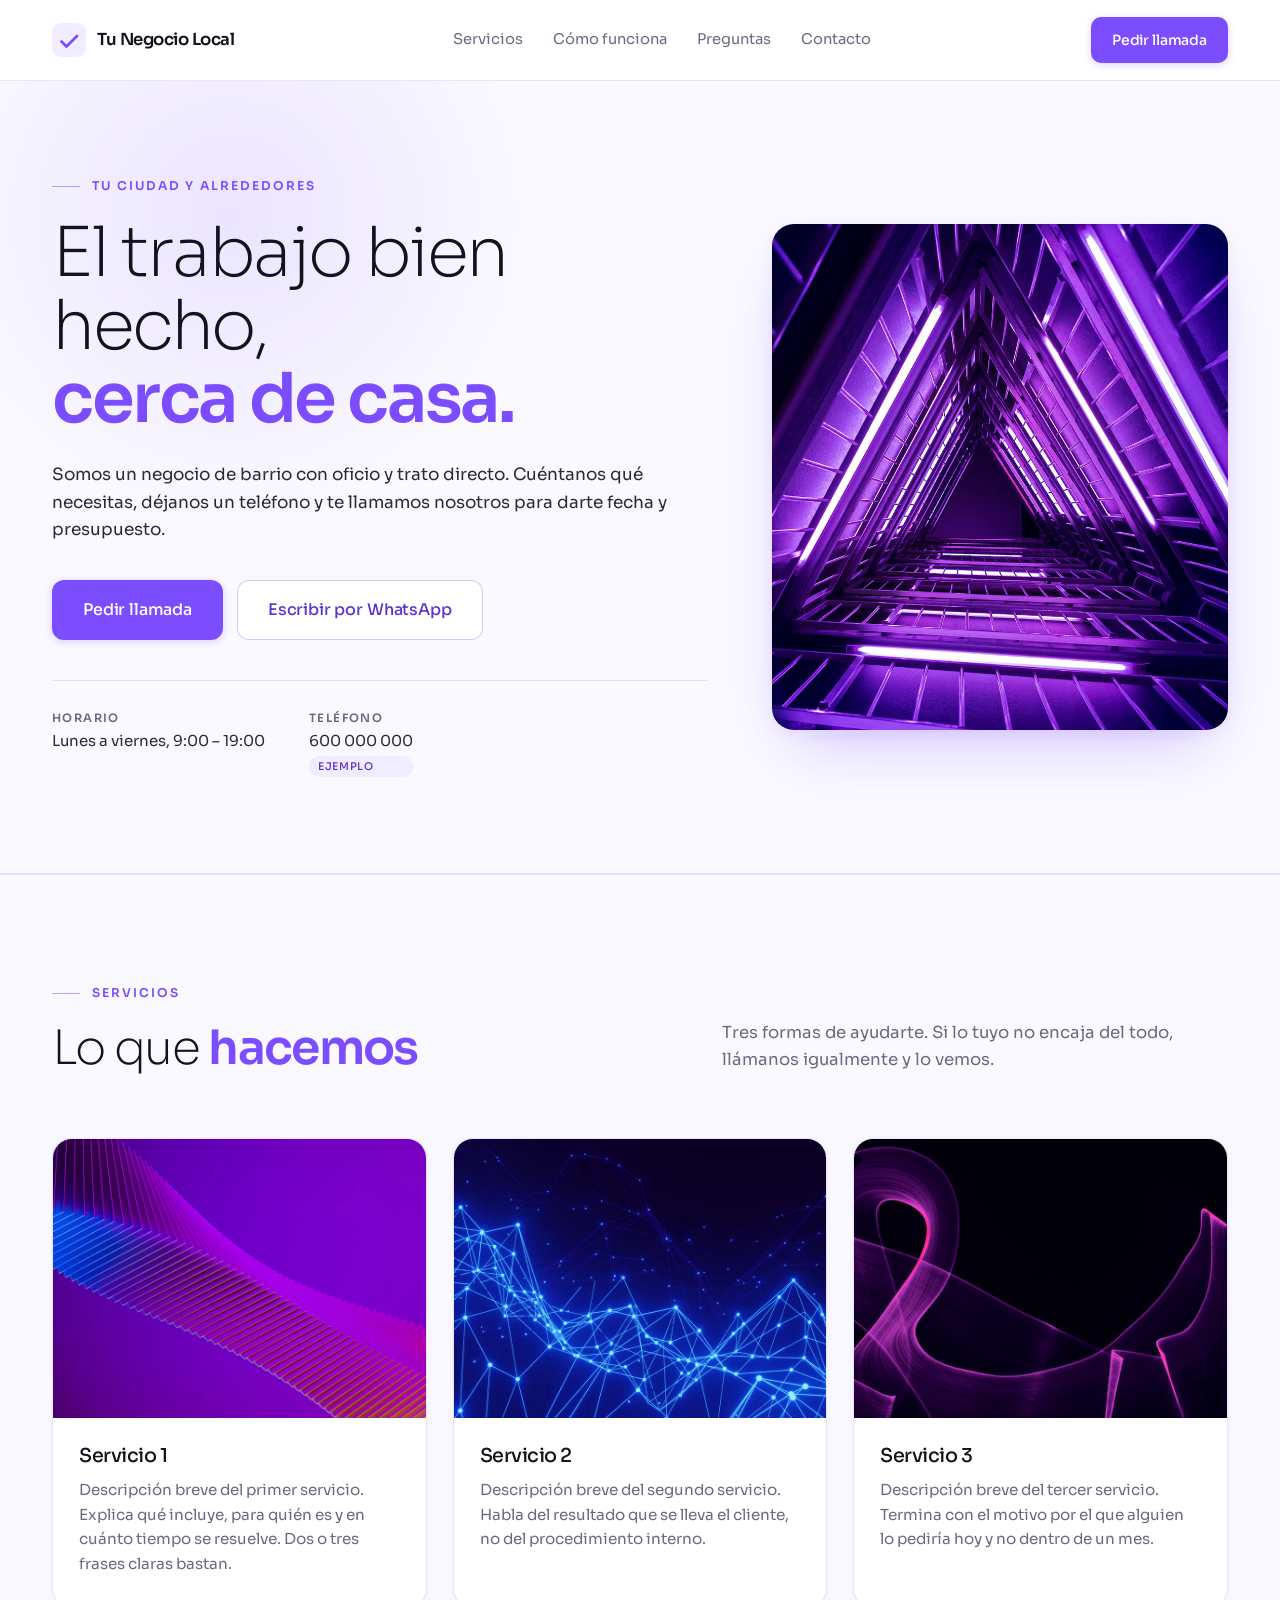
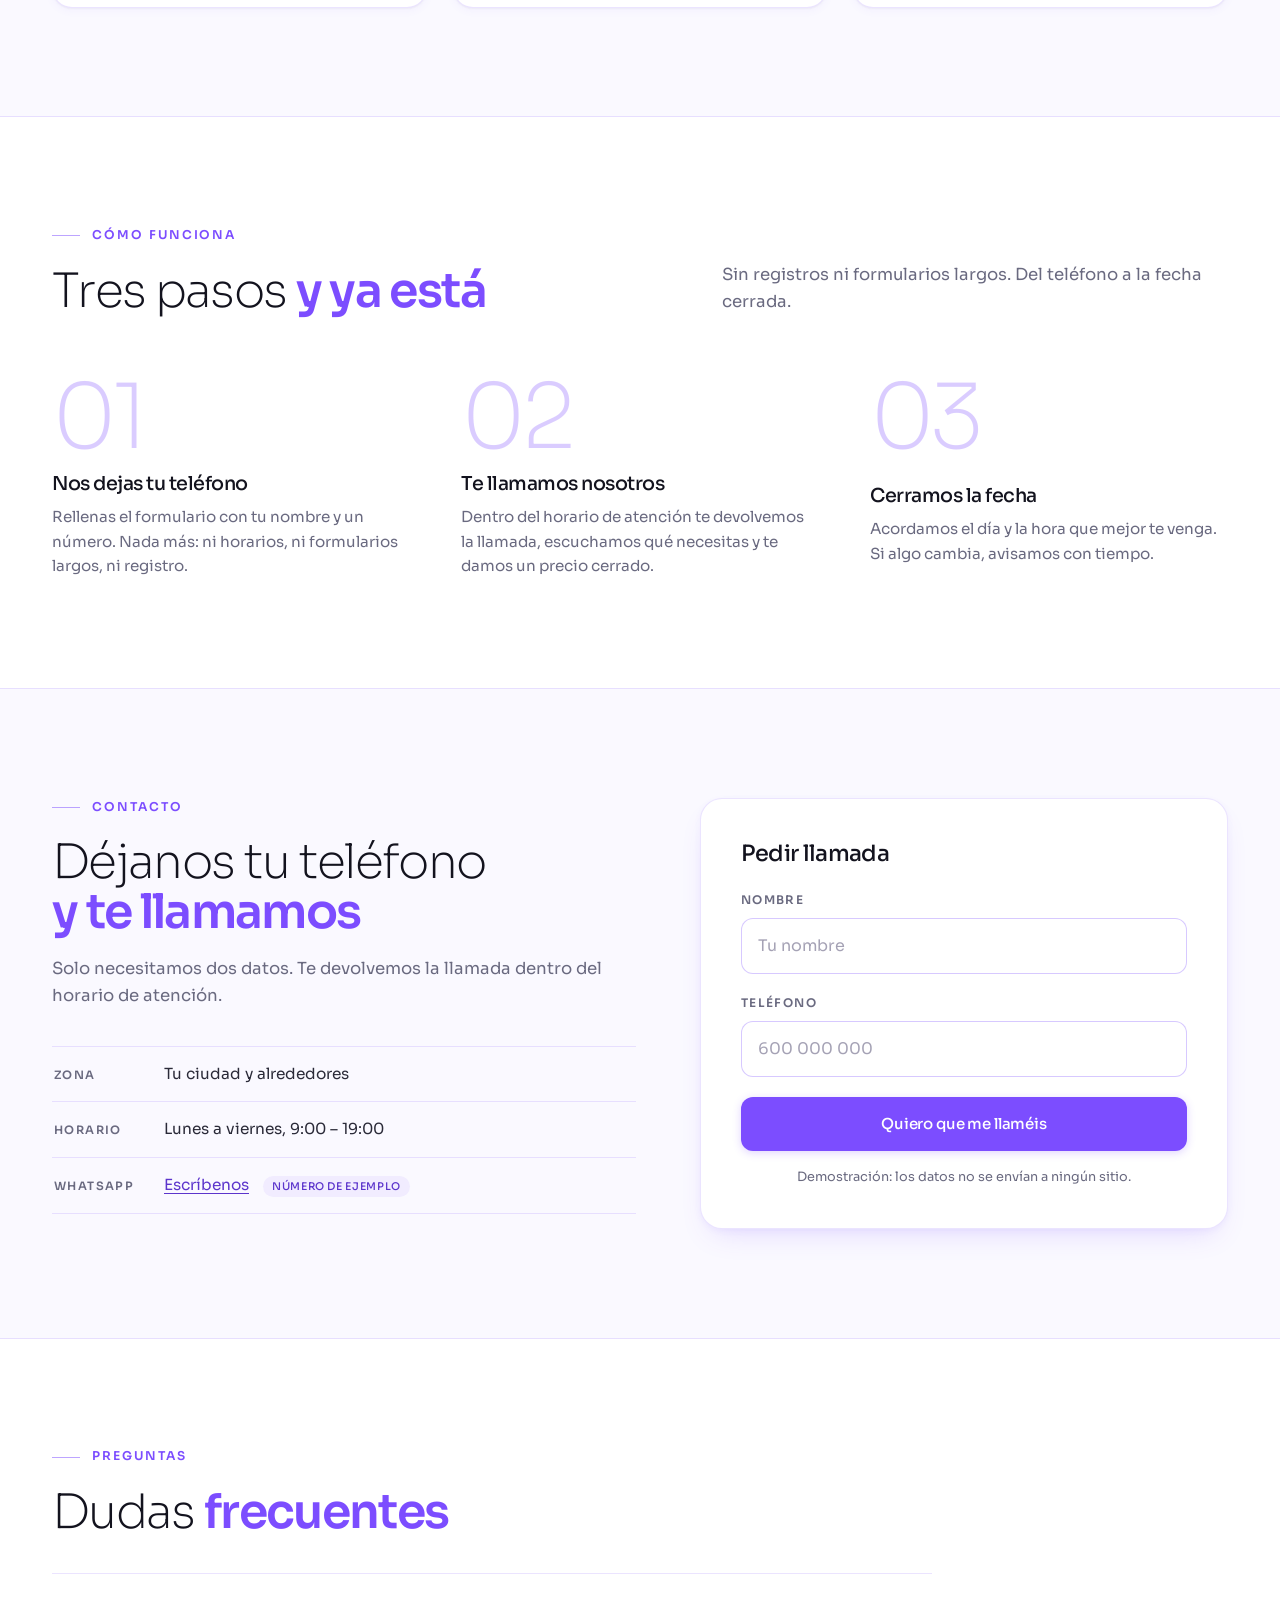
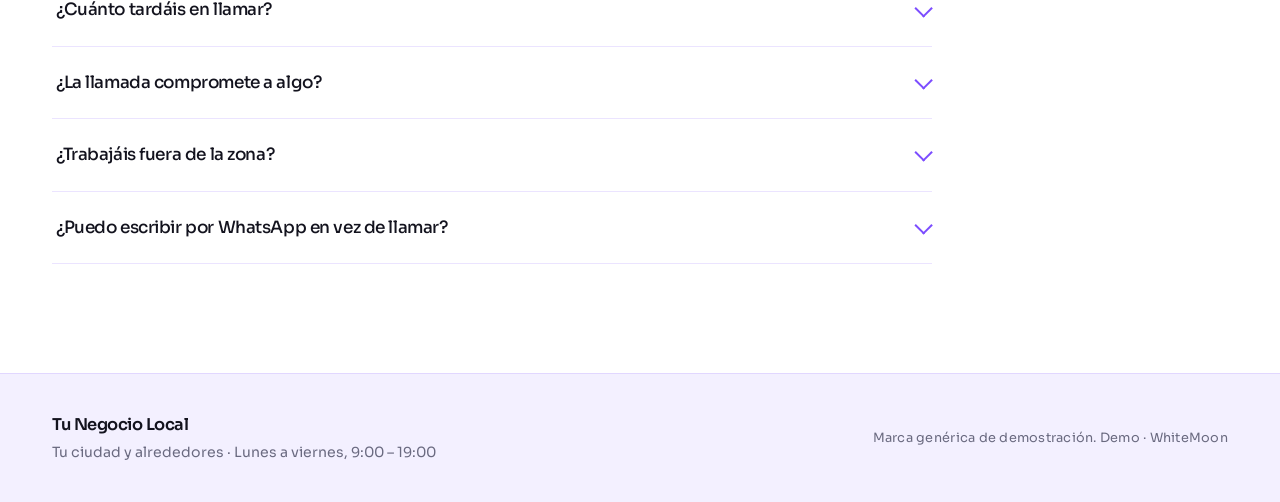
<file: index.html>
<!doctype html>
<html lang="es">
<head>
<meta charset="utf-8">
<meta name="viewport" content="width=device-width, initial-scale=1">
<meta name="robots" content="noindex, nofollow, noarchive, nosnippet">
<meta name="googlebot" content="noindex, nofollow">
<title>Tu Negocio Local</title>
<meta name="description" content="Demostración de landing para negocio local. Datos ficticios.">
<link rel="icon" href="data:image/svg+xml,%3Csvg xmlns='http://www.w3.org/2000/svg' viewBox='0 0 32 32'%3E%3Crect width='32' height='32' rx='8' fill='%23f1ecff'/%3E%3Cpath d='M9 17.5l4.5 4.5L23 12' fill='none' stroke='%237c4dff' stroke-width='2.8' stroke-linecap='round' stroke-linejoin='round'/%3E%3C/svg%3E">
<link rel="preconnect" href="https://fonts.googleapis.com">
<link rel="preconnect" href="https://fonts.gstatic.com" crossorigin>
<link href="https://fonts.googleapis.com/css2?family=Sora:wght@200;300;400;500;600;700&display=swap" rel="stylesheet">
<link rel="stylesheet" href="assets/styles.css">
</head>
<body>

<a class="skip" href="#contacto">Saltar al formulario</a>

<!-- ============ NAV ============ -->
<header class="nav" id="nav">
  <div class="wrap nav__inner">
    <a class="brand" href="#top">
      <span class="brand__mark" aria-hidden="true">
        <svg viewBox="0 0 34 34" width="34" height="34"><rect width="34" height="34" rx="9" fill="#f1ecff"/><path d="M9.5 18.5l5 5L25 13" fill="none" stroke="#7c4dff" stroke-width="2.8" stroke-linecap="round" stroke-linejoin="round"/></svg>
      </span>
      <span class="brand__name" data-brand-name>Tu Negocio Local</span>
    </a>

    <nav class="nav__links" aria-label="Secciones">
      <a href="#servicios">Servicios</a>
      <a href="#como">Cómo funciona</a>
      <a href="#faq">Preguntas</a>
      <a href="#contacto">Contacto</a>
    </nav>

    <a class="btn btn--solid btn--sm nav__cta" href="#contacto">Pedir llamada</a>
  </div>
</header>

<main id="top">

  <!-- ============ HERO ============ -->
  <section class="hero">
    <div class="wrap hero__grid">
      <div class="hero__text">
        <p class="eyebrow"><span class="eyebrow__rule"></span><span data-zone>Tu ciudad y alrededores</span></p>
        <h1>
          El trabajo bien hecho,
          <span class="accent">cerca de casa.</span>
        </h1>
        <p class="hero__desc">
          Somos un negocio de barrio con oficio y trato directo. Cuéntanos qué necesitas,
          déjanos un teléfono y te llamamos nosotros para darte fecha y presupuesto.
        </p>
        <div class="hero__actions">
          <a class="btn btn--solid btn--lg" href="#contacto">Pedir llamada</a>
          <a class="btn btn--ghost btn--lg" href="https://wa.me/34600000000?text=Hola%2C%20quiero%20informaci%C3%B3n" target="_blank" rel="noopener" data-wa>
            Escribir por WhatsApp
          </a>
        </div>
        <ul class="hero__meta">
          <li><strong>Horario</strong><span data-hours>Lunes a viernes, 9:00 – 19:00</span></li>
          <li><strong>Teléfono</strong><span data-phone>600 000 000</span> <span class="tag">ejemplo</span></li>
        </ul>
      </div>

      <figure class="hero__figure">
        <picture>
          <source srcset="assets/img/hero.webp" type="image/webp">
          <img src="assets/img/hero.jpg" width="900" height="1000"
               alt="Estructura de vigas iluminada por tubos de neón violeta que forma un túnel triangular en perspectiva"
               loading="eager" fetchpriority="high" decoding="async">
        </picture>
      </figure>
    </div>
  </section>

  <!-- ============ SERVICIOS ============ -->
  <section class="section section--soft" id="servicios">
    <div class="wrap">
      <header class="section__head">
        <div>
          <p class="eyebrow"><span class="eyebrow__rule"></span>Servicios</p>
          <h2>Lo que <em>hacemos</em></h2>
        </div>
        <p class="section__lead">Tres formas de ayudarte. Si lo tuyo no encaja del todo, llámanos igualmente y lo vemos.</p>
      </header>

      <div class="cards">
        <article class="card" data-reveal style="--i:0">
          <figure class="card__media">
            <picture>
              <source srcset="assets/img/servicio-1.webp" type="image/webp">
              <img src="assets/img/servicio-1.jpg" width="800" height="600"
                   alt="Onda abstracta de finas líneas azules y violetas sobre un fondo morado degradado"
                   loading="lazy" decoding="async">
            </picture>
          </figure>
          <div class="card__body">
            <h3 data-svc="1">Servicio 1</h3>
            <p>Descripción breve del primer servicio. Explica qué incluye, para quién es y en cuánto tiempo se resuelve. Dos o tres frases claras bastan.</p>
          </div>
        </article>

        <article class="card" data-reveal style="--i:1">
          <figure class="card__media">
            <picture>
              <source srcset="assets/img/servicio-2.webp" type="image/webp">
              <img src="assets/img/servicio-2.jpg" width="800" height="600"
                   alt="Malla tridimensional de nodos y conexiones luminosas sobre fondo azul oscuro"
                   loading="lazy" decoding="async">
            </picture>
          </figure>
          <div class="card__body">
            <h3 data-svc="2">Servicio 2</h3>
            <p>Descripción breve del segundo servicio. Habla del resultado que se lleva el cliente, no del procedimiento interno.</p>
          </div>
        </article>

        <article class="card" data-reveal style="--i:2">
          <figure class="card__media">
            <picture>
              <source srcset="assets/img/servicio-3.webp" type="image/webp">
              <img src="assets/img/servicio-3.jpg" width="800" height="600"
                   alt="Trazos curvos de luz violeta formando una figura abstracta sobre fondo negro"
                   loading="lazy" decoding="async">
            </picture>
          </figure>
          <div class="card__body">
            <h3 data-svc="3">Servicio 3</h3>
            <p>Descripción breve del tercer servicio. Termina con el motivo por el que alguien lo pediría hoy y no dentro de un mes.</p>
          </div>
        </article>
      </div>
    </div>
  </section>

  <!-- ============ CÓMO FUNCIONA ============ -->
  <section class="section" id="como">
    <div class="wrap">
      <header class="section__head">
        <div>
          <p class="eyebrow"><span class="eyebrow__rule"></span>Cómo funciona</p>
          <h2>Tres pasos <em>y ya está</em></h2>
        </div>
        <p class="section__lead">Sin registros ni formularios largos. Del teléfono a la fecha cerrada.</p>
      </header>

      <ol class="steps">
        <li class="step" data-reveal style="--i:0">
          <span class="step__num">01</span>
          <div>
            <h3>Nos dejas tu teléfono</h3>
            <p>Rellenas el formulario con tu nombre y un número. Nada más: ni horarios, ni formularios largos, ni registro.</p>
          </div>
        </li>
        <li class="step" data-reveal style="--i:1">
          <span class="step__num">02</span>
          <div>
            <h3>Te llamamos nosotros</h3>
            <p>Dentro del horario de atención te devolvemos la llamada, escuchamos qué necesitas y te damos un precio cerrado.</p>
          </div>
        </li>
        <li class="step" data-reveal style="--i:2">
          <span class="step__num">03</span>
          <div>
            <h3>Cerramos la fecha</h3>
            <p>Acordamos el día y la hora que mejor te venga. Si algo cambia, avisamos con tiempo.</p>
          </div>
        </li>
      </ol>
    </div>
  </section>

  <!-- ============ CONTACTO / FORMULARIO ============ -->
  <section class="section section--soft" id="contacto">
    <div class="wrap contacto">
      <div class="contacto__text">
        <p class="eyebrow"><span class="eyebrow__rule"></span>Contacto</p>
        <h2>Déjanos tu teléfono<br><em>y te llamamos</em></h2>
        <p class="section__lead">Solo necesitamos dos datos. Te devolvemos la llamada dentro del horario de atención.</p>
        <ul class="contacto__meta">
          <li><strong>Zona</strong><span data-zone>Tu ciudad y alrededores</span></li>
          <li><strong>Horario</strong><span data-hours>Lunes a viernes, 9:00 – 19:00</span></li>
          <li><strong>WhatsApp</strong><a href="https://wa.me/34600000000?text=Hola%2C%20quiero%20informaci%C3%B3n" target="_blank" rel="noopener" data-wa>Escríbenos</a> <span class="tag">número de ejemplo</span></li>
        </ul>
      </div>

      <div class="formbox">
        <form class="form" id="leadForm" novalidate>
          <h3 class="form__title">Pedir llamada</h3>

          <div class="field">
            <label for="nombre">Nombre</label>
            <input type="text" id="nombre" name="nombre" placeholder="Tu nombre" autocomplete="name" spellcheck="false">
            <p class="field__err" id="errNombre" hidden></p>
          </div>

          <div class="field">
            <label for="telefono">Teléfono</label>
            <input type="tel" id="telefono" name="telefono" placeholder="600 000 000" autocomplete="tel" inputmode="tel">
            <p class="field__err" id="errTelefono" hidden></p>
          </div>

          <button class="btn btn--solid btn--block" type="submit">Quiero que me llaméis</button>
          <p class="form__legal">Demostración: los datos no se envían a ningún sitio.</p>
        </form>

        <div class="success" id="success" hidden>
          <span class="success__check" aria-hidden="true">
            <svg viewBox="0 0 96 96" width="96" height="96">
              <circle class="success__ring" cx="48" cy="48" r="42" fill="none" stroke-width="5"/>
              <path class="success__tick" d="M30 49.5 42.5 62 67 37" fill="none" stroke-width="7" stroke-linecap="round" stroke-linejoin="round"/>
            </svg>
          </span>
          <p class="success__text">Datos completados. Ahora te llamamos.</p>
          <p class="success__legal">Demostración: los datos no se envían a ningún sitio.</p>
        </div>
      </div>
    </div>
  </section>

  <!-- ============ FAQ ============ -->
  <section class="section" id="faq">
    <div class="wrap faq">
      <header class="section__head section__head--tight">
        <div>
          <p class="eyebrow"><span class="eyebrow__rule"></span>Preguntas</p>
          <h2>Dudas <em>frecuentes</em></h2>
        </div>
      </header>

      <div class="faq__list">
        <details class="qa">
          <summary>¿Cuánto tardáis en llamar?</summary>
          <p>Dentro del horario de atención, el mismo día. Si dejas el teléfono por la noche o en fin de semana, te llamamos a primera hora del siguiente día laborable.</p>
        </details>
        <details class="qa">
          <summary>¿La llamada compromete a algo?</summary>
          <p>No. Llamamos para entender qué necesitas y darte un precio. Si no te encaja, no pasa nada.</p>
        </details>
        <details class="qa">
          <summary>¿Trabajáis fuera de la zona?</summary>
          <p>Salimos de la zona habitual según el tipo de trabajo. Cuéntanoslo en la llamada y te decimos si podemos.</p>
        </details>
        <details class="qa">
          <summary>¿Puedo escribir por WhatsApp en vez de llamar?</summary>
          <p>Sí. Es el canal más cómodo para respuestas rápidas durante el horario de atención.</p>
        </details>
      </div>
    </div>
  </section>

</main>

<footer class="foot">
  <div class="wrap foot__inner">
    <div class="foot__brand">
      <strong data-brand-name>Tu Negocio Local</strong>
      <p><span data-zone>Tu ciudad y alrededores</span> · <span data-hours>Lunes a viernes, 9:00 – 19:00</span></p>
    </div>
    <p class="foot__note">Marca genérica de demostración. Demo · WhiteMoon</p>
  </div>
</footer>

<script src="assets/config.js"></script>
<script src="assets/app.js"></script>
</body>
</html>
</file>
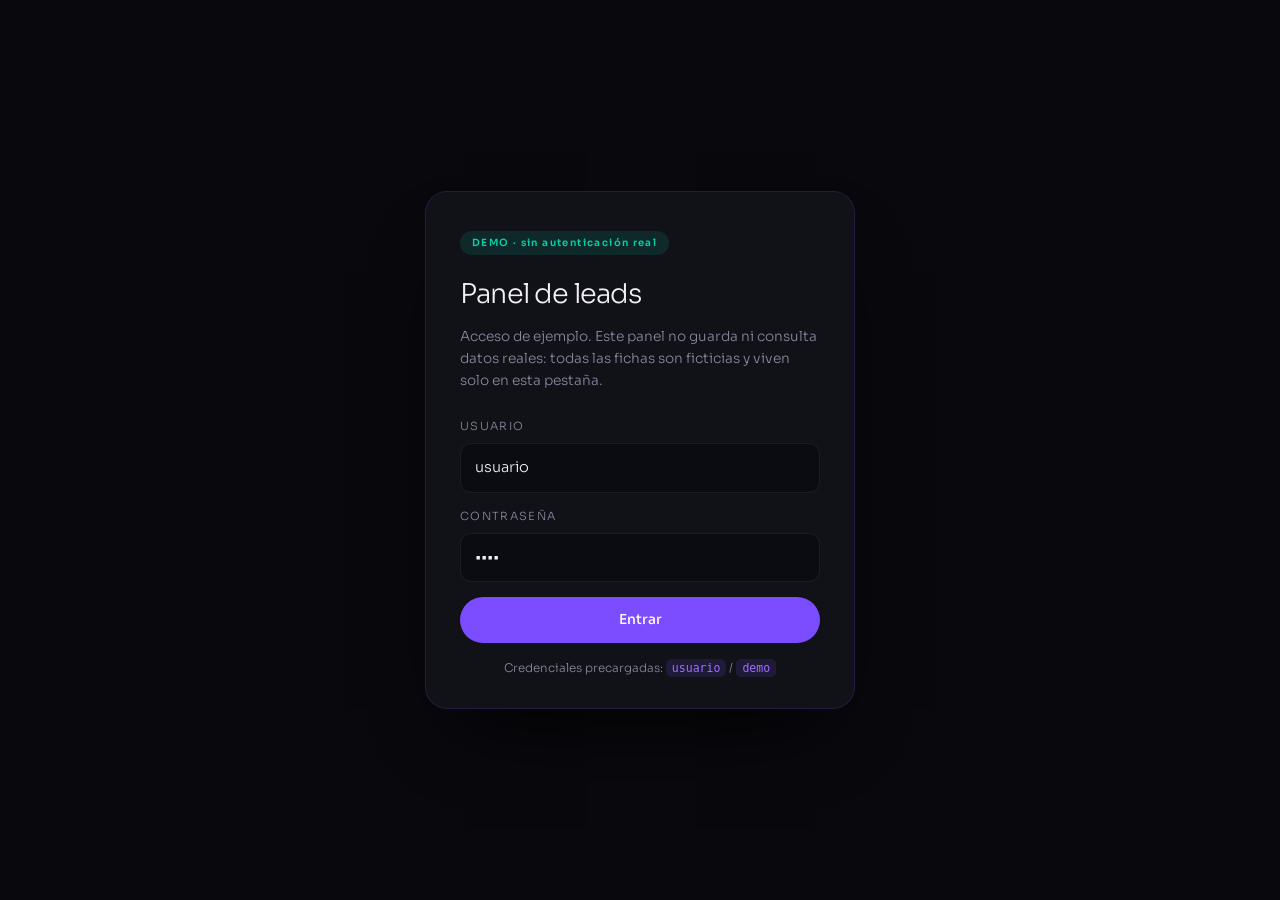
<file: panel/index.html>
<!doctype html>
<html lang="es">
<head>
<meta charset="utf-8">
<meta name="viewport" content="width=device-width, initial-scale=1">
<meta name="robots" content="noindex, nofollow, noarchive, nosnippet">
<meta name="googlebot" content="noindex, nofollow">
<title>Panel de leads — DEMO</title>
<meta name="description" content="Panel de demostración con leads ficticios. No indexar.">
<link rel="icon" href="data:image/svg+xml,%3Csvg xmlns='http://www.w3.org/2000/svg' viewBox='0 0 32 32'%3E%3Crect width='32' height='32' rx='7' fill='%23111118'/%3E%3Crect x='7' y='9' width='5' height='14' rx='1.6' fill='%237c4dff'/%3E%3Crect x='14' y='9' width='5' height='10' rx='1.6' fill='%239d70ff'/%3E%3Crect x='21' y='9' width='5' height='7' rx='1.6' fill='%2300d4aa'/%3E%3C/svg%3E">
<link rel="preconnect" href="https://fonts.googleapis.com">
<link rel="preconnect" href="https://fonts.gstatic.com" crossorigin>
<link href="https://fonts.googleapis.com/css2?family=Sora:wght@200;300;400;500;600&display=swap" rel="stylesheet">
<link rel="stylesheet" href="panel.css">
</head>
<body>

<!-- ============ LOGIN COSMÉTICO ============ -->
<div class="gate" id="gate">
  <form class="gate__card" id="gateForm" autocomplete="off">
    <p class="gate__badge">DEMO · sin autenticación real</p>
    <h1>Panel de leads</h1>
    <p class="gate__intro">
      Acceso de ejemplo. Este panel no guarda ni consulta datos reales:
      todas las fichas son ficticias y viven solo en esta pestaña.
    </p>

    <label class="field">
      <span>Usuario</span>
      <input type="text" id="gateUser" value="usuario" spellcheck="false">
    </label>
    <label class="field">
      <span>Contraseña</span>
      <input type="password" id="gatePass" value="demo">
    </label>

    <button class="btn btn--solid btn--block" type="submit">Entrar</button>
    <p class="gate__hint">Credenciales precargadas: <code>usuario</code> / <code>demo</code></p>
  </form>
</div>

<!-- ============ TABLERO ============ -->
<main class="board" id="board" hidden>
  <header class="board__head">
    <div>
      <p class="eyebrow"><span class="eyebrow__dot"></span>Panel demo · datos ficticios</p>
      <h1 class="board__title">Seguimiento de leads</h1>
    </div>
    <div class="board__actions">
      <button class="btn btn--line" id="btnNuevo" type="button">Simular nuevo lead</button>
      <button class="btn btn--ghost" id="btnReset" type="button">Reiniciar demo</button>
    </div>
  </header>

  <!-- Agenda de llamadas programadas -->
  <section class="agenda" aria-labelledby="agendaTit">
    <header class="agenda__head">
      <h2 id="agendaTit">Agenda de llamadas <span class="pill" id="agendaCount">0</span></h2>
      <p class="agenda__note">Ordenada por fecha y hora. Demostración: no se envía ningún aviso ni recordatorio.</p>
    </header>
    <ol class="agenda__list" id="agendaList"></ol>
  </section>

  <div class="cols">
    <section class="col" data-col="nuevo">
      <header class="col__head">
        <h2>Nuevo <span class="pill" data-count-nuevo>0</span></h2>
        <span class="col__bar col__bar--nuevo"></span>
      </header>
      <div class="col__body" data-drop="nuevo"></div>
    </section>

    <section class="col" data-col="contactado">
      <header class="col__head">
        <h2>Contactado <span class="pill" data-count-contactado>0</span></h2>
        <span class="col__bar col__bar--contactado"></span>
      </header>
      <div class="col__body" data-drop="contactado"></div>
    </section>

    <section class="col" data-col="cerrado">
      <header class="col__head">
        <h2>Cerrado <span class="pill" data-count-cerrado>0</span></h2>
        <span class="col__bar col__bar--cerrado"></span>
      </header>
      <div class="col__body" data-drop="cerrado"></div>
    </section>
  </div>

  <p class="board__foot">
    Arrastra una ficha entre columnas o usa las flechas de cada tarjeta.
    «Pedir reseña» abre WhatsApp con el mensaje ya escrito para que lo envíes tú:
    el número y el enlace de reseña son de ejemplo, y no se manda nada solo.
    Nombres y teléfonos inventados. Demo · WhiteMoon
  </p>
</main>

<script src="../assets/config.js"></script>
<script src="panel.js"></script>
</body>
</html>
</file>
<file: assets/styles.css>
/* ============================================================
   Pack Lead — landing de demostración · WhiteMoon
   Identidad WhiteMoon en claro: blanco + morado.
   Reskin: tokens de :root + CONFIG en assets/app.js
   ============================================================ */

:root{
  /* superficies */
  --white:#fff;
  --bg-soft:#faf9ff;
  --bg-tint:#f3f0ff;
  --surface:#fff;

  /* texto */
  --text:#13131e;
  --ink-2:#2a2a38;
  --muted:#6a6a80;

  /* morado WhiteMoon */
  --p:#7c4dff;
  --p2:#9d70ff;
  --p-dark:#5c35cc;
  --p-chip:#f1ecff;

  /* verde solo para el estado de éxito */
  --ok:#16a34a;
  --ok-soft:#eaf7ef;

  /* líneas */
  --line:rgba(124,77,255,.15);
  --line-2:rgba(124,77,255,.3);

  /* sombras moradas suaves */
  --sh-sm:0 1px 2px rgba(19,19,30,.04), 0 2px 10px rgba(124,77,255,.06);
  --sh-md:0 2px 6px rgba(124,77,255,.06), 0 14px 30px -12px rgba(124,77,255,.2);
  --sh-lg:0 4px 14px rgba(124,77,255,.08), 0 30px 64px -26px rgba(124,77,255,.38);

  --body:'Sora',system-ui,-apple-system,'Segoe UI',sans-serif;

  --maxw:1240px;
  --nav-h:80px;
  --t:.22s cubic-bezier(.4,0,.2,1);
  --t-slow:.3s cubic-bezier(.4,0,.2,1);
}

*{margin:0;padding:0;box-sizing:border-box}

html{scroll-behavior:smooth;scroll-padding-top:calc(var(--nav-h) + 16px)}

body{
  background:var(--white);
  color:var(--ink-2);
  font-family:var(--body);
  font-weight:400;
  font-size:16px;
  line-height:1.62;
  -webkit-font-smoothing:antialiased;
}

img{max-width:100%;display:block}
a{color:inherit;text-decoration:none}
button,input{font:inherit;color:inherit}
[hidden]{display:none!important}

/* Contraste de pesos extremo: 200 en los titulares, 600 en los acentos */
h1,h2,h3{color:var(--text);letter-spacing:-.035em;line-height:1.06}
h1{font-size:clamp(2.4rem,5.6vw,4.3rem);font-weight:200;max-width:16ch}
h1 .accent{display:block;color:var(--p);font-weight:600}
h2{font-size:clamp(1.85rem,3.7vw,3rem);font-weight:200}
h2 em{font-style:normal;font-weight:600;color:var(--p)}
h3{font-size:1.2rem;font-weight:500;letter-spacing:-.025em;line-height:1.25}

.wrap{max-width:var(--maxw);margin:0 auto;padding:0 32px}

.skip{
  position:absolute;left:-9999px;top:0;z-index:200;
  padding:12px 18px;background:var(--p);color:#fff;border-radius:0 0 10px 0;
}
.skip:focus{left:0}

/* ---------- utilidades ---------- */
.eyebrow{
  display:flex;align-items:center;gap:12px;
  margin-bottom:20px;
  font-size:.76rem;font-weight:600;letter-spacing:.16em;text-transform:uppercase;
  color:var(--p);
}
.eyebrow__rule{width:28px;height:1px;background:var(--p);opacity:.5;flex:none}

.tag{
  display:inline-block;padding:2px 9px;border-radius:99px;
  background:var(--p-chip);color:var(--p-dark);
  font-size:.66rem;font-weight:500;letter-spacing:.06em;text-transform:uppercase;
  vertical-align:middle;white-space:nowrap;
}

/* ---------- botones ---------- */
.btn{
  display:inline-flex;align-items:center;justify-content:center;gap:9px;
  padding:14px 26px;border-radius:12px;border:1px solid transparent;
  font-size:.94rem;font-weight:500;letter-spacing:-.01em;white-space:nowrap;
  transition:background var(--t),border-color var(--t),color var(--t),box-shadow var(--t),transform var(--t);
}
.btn--solid{
  background:var(--p);color:#fff;
  box-shadow:0 2px 8px rgba(124,77,255,.24);
}
.btn--solid:hover{
  background:var(--p-dark);
  box-shadow:0 6px 20px rgba(124,77,255,.34);
  transform:translateY(-1px);
}
.btn--ghost{background:var(--white);color:var(--p-dark);border-color:var(--line-2)}
.btn--ghost:hover{border-color:var(--p);background:var(--p-chip);transform:translateY(-1px)}
.btn--sm{padding:11px 20px;font-size:.88rem;border-radius:10px}
.btn--lg{padding:16px 30px;font-size:1rem}
.btn--block{display:flex;width:100%}

/* ---------- nav ---------- */
.nav{
  position:sticky;top:0;z-index:100;
  background:rgba(255,255,255,.86);
  backdrop-filter:blur(16px);-webkit-backdrop-filter:blur(16px);
  border-bottom:1px solid var(--line);
}
.nav__inner{
  height:var(--nav-h);
  display:flex;align-items:center;justify-content:space-between;gap:28px;
}
.brand{display:flex;align-items:center;gap:11px}
.brand__mark{display:block;width:34px;height:34px;flex:none}
.brand__name{font-weight:600;font-size:1.04rem;color:var(--text);letter-spacing:-.03em}
.nav__links{display:flex;gap:30px}
.nav__links a{
  position:relative;font-size:.92rem;color:var(--muted);
  transition:color var(--t);
}
.nav__links a::after{
  content:'';position:absolute;left:0;right:0;bottom:-5px;height:1px;
  background:var(--p);transform:scaleX(0);transform-origin:left;
  transition:transform var(--t);
}
.nav__links a:hover{color:var(--p-dark)}
.nav__links a:hover::after{transform:scaleX(1)}

/* ---------- hero (asimétrico) ---------- */
.hero{position:relative;background:var(--bg-soft);border-bottom:1px solid var(--line);overflow:hidden}
.hero::before{
  content:'';position:absolute;top:-25%;left:-8%;
  width:52vw;height:52vw;max-width:720px;max-height:720px;
  background:radial-gradient(circle,rgba(124,77,255,.12),transparent 65%);
  pointer-events:none;
}
.hero__grid{
  position:relative;
  display:grid;grid-template-columns:1.18fr .82fr;
  gap:clamp(32px,5vw,84px);align-items:center;
  padding:clamp(60px,7.5vw,104px) 32px clamp(60px,7.5vw,104px);
}
.hero__desc{max-width:52ch;margin-top:26px;font-size:1.06rem;color:var(--ink-2)}
.hero__actions{display:flex;flex-wrap:wrap;gap:14px;margin-top:36px}
.hero__meta{
  list-style:none;display:flex;flex-wrap:wrap;gap:12px 44px;
  margin-top:40px;padding-top:28px;border-top:1px solid var(--line);
}
.hero__meta li{display:flex;flex-direction:column;gap:2px;font-size:.94rem}
.hero__meta strong{
  font-size:.72rem;font-weight:600;
  letter-spacing:.12em;text-transform:uppercase;color:var(--muted);
}

.hero__figure{
  position:relative;border-radius:22px;overflow:hidden;
  box-shadow:var(--sh-lg);
  aspect-ratio:9/10;
}
.hero__figure img{width:100%;height:100%;object-fit:cover}

/* ---------- secciones ---------- */
.section{padding:clamp(68px,8.5vw,124px) 0}
.section--soft{background:var(--bg-soft);border-block:1px solid var(--line)}

/* cabecera asimétrica: título a la izquierda, entradilla desplazada */
.section__head{
  display:grid;grid-template-columns:1.1fr .9fr;
  gap:clamp(20px,4vw,56px);align-items:end;
  margin-bottom:clamp(40px,5vw,64px);
}
.section__head--tight{margin-bottom:36px}
.section__lead{font-size:1.04rem;color:var(--muted);max-width:46ch}
/* fuera de la rejilla de cabecera necesita separacion propia */
.contacto__text .section__lead{margin-top:18px}

/* ---------- tarjetas de servicio ---------- */
.cards{display:grid;grid-template-columns:repeat(3,1fr);gap:26px}
.card{
  background:var(--surface);border:1px solid var(--line);border-radius:20px;
  overflow:hidden;box-shadow:var(--sh-sm);
  transition:box-shadow var(--t-slow),transform var(--t-slow),border-color var(--t);
}
.card:hover{box-shadow:var(--sh-md);transform:translateY(-4px);border-color:var(--line-2)}
.card__media{aspect-ratio:4/3;background:var(--bg-tint);overflow:hidden}
.card__media img{
  width:100%;height:100%;object-fit:cover;
  transition:transform .4s cubic-bezier(.4,0,.2,1);
}
.card:hover .card__media img{transform:scale(1.04)}
.card__body{padding:26px 26px 30px}
.card__body h3{margin-bottom:10px}
.card__body p{font-size:.95rem;color:var(--muted)}

/* ---------- pasos ---------- */
.steps{list-style:none;display:grid;grid-template-columns:repeat(3,1fr);gap:clamp(28px,4vw,52px)}
.step{display:grid;gap:16px}
.step__num{
  font-size:clamp(3.6rem,7vw,5.8rem);font-weight:200;line-height:.85;
  letter-spacing:-.06em;color:var(--p);opacity:.28;
}
.step h3{margin-bottom:9px}
.step p{font-size:.95rem;color:var(--muted)}

/* ---------- contacto + formulario ---------- */
.contacto{
  display:grid;grid-template-columns:1.05fr .95fr;
  gap:clamp(32px,5vw,72px);align-items:start;
}
.contacto__meta{
  list-style:none;margin-top:36px;border-top:1px solid var(--line);
}
.contacto__meta li{
  display:flex;align-items:baseline;gap:14px;flex-wrap:wrap;
  padding:15px 2px;border-bottom:1px solid var(--line);font-size:.96rem;
}
.contacto__meta strong{
  min-width:96px;font-size:.72rem;font-weight:600;
  letter-spacing:.12em;text-transform:uppercase;color:var(--muted);
}
.contacto__meta a{color:var(--p-dark);text-decoration:underline;text-underline-offset:3px}
.contacto__meta a:hover{color:var(--p)}

.formbox{
  background:var(--surface);border:1px solid var(--line);border-radius:22px;
  padding:clamp(28px,4vw,40px);box-shadow:var(--sh-md);
}
.form__title{margin-bottom:24px;font-size:1.4rem;font-weight:500;letter-spacing:-.03em}

.field{margin-bottom:20px}
.field label{
  display:block;margin-bottom:8px;
  font-size:.74rem;font-weight:600;letter-spacing:.12em;text-transform:uppercase;color:var(--muted);
}
.field input{
  width:100%;padding:14px 16px;border-radius:12px;
  border:1px solid var(--line-2);background:var(--white);
  font-size:1rem;color:var(--text);
  transition:border-color var(--t),box-shadow var(--t);
}
.field input::placeholder{color:#a5a2b5}
.field input:focus{
  outline:none;border-color:var(--p);
  box-shadow:0 0 0 3px rgba(124,77,255,.15);
}
.field.is-bad input{border-color:#d13438}
.field.is-bad input:focus{box-shadow:0 0 0 3px rgba(209,52,56,.14)}
.field__err{margin-top:7px;font-size:.84rem;color:#d13438}

.form__legal,.success__legal{
  margin-top:16px;font-size:.8rem;color:var(--muted);text-align:center;
}

/* estado de éxito — el verde se mantiene: es color semántico, no de marca */
.success{text-align:center;padding:14px 0 6px;animation:okIn .34s cubic-bezier(.4,0,.2,1)}
@keyframes okIn{from{opacity:0;transform:translateY(8px)}to{opacity:1;transform:none}}
.success__check{display:inline-block;margin-bottom:20px}
.success__ring{
  stroke:var(--ok);
  stroke-dasharray:264;stroke-dashoffset:264;
  animation:draw .5s cubic-bezier(.5,0,.3,1) forwards;
}
.success__tick{
  stroke:var(--ok);
  stroke-dasharray:70;stroke-dashoffset:70;
  animation:draw .34s cubic-bezier(.5,0,.3,1) .38s forwards;
}
@keyframes draw{to{stroke-dashoffset:0}}
.success__text{
  font-size:clamp(1.35rem,2.6vw,1.8rem);font-weight:200;
  line-height:1.18;letter-spacing:-.035em;color:var(--text);
  max-width:18ch;margin:0 auto;
}

/* ---------- faq ---------- */
.faq__list{border-top:1px solid var(--line);max-width:880px}
.qa{border-bottom:1px solid var(--line)}
.qa summary{
  list-style:none;cursor:pointer;
  display:flex;align-items:center;justify-content:space-between;gap:20px;
  padding:22px 4px;
  font-size:1.06rem;font-weight:500;color:var(--text);letter-spacing:-.025em;
  transition:color var(--t);
}
.qa summary::-webkit-details-marker{display:none}
.qa summary::after{
  content:'';flex:none;width:11px;height:11px;
  border-right:2px solid var(--p);border-bottom:2px solid var(--p);
  transform:rotate(45deg) translateY(-3px);
  transition:transform var(--t);
}
.qa[open] summary::after{transform:rotate(225deg) translateY(-3px)}
.qa summary:hover{color:var(--p-dark)}
.qa p{padding:0 4px 24px;max-width:64ch;font-size:.96rem;color:var(--muted)}

/* ---------- footer ---------- */
.foot{background:var(--bg-tint);border-top:1px solid var(--line)}
.foot__inner{
  display:flex;align-items:center;justify-content:space-between;gap:22px;flex-wrap:wrap;
  padding-block:38px;
}
.foot__brand strong{font-size:1.02rem;font-weight:600;color:var(--text);letter-spacing:-.03em}
.foot__brand p{font-size:.88rem;color:var(--muted);margin-top:3px}
.foot__note{font-size:.8rem;color:var(--muted);letter-spacing:.02em}

/* ---------- reveal ---------- */
[data-reveal]{
  opacity:0;transform:translateY(18px);
  transition:opacity .5s cubic-bezier(.4,0,.2,1),transform .5s cubic-bezier(.4,0,.2,1);
  transition-delay:calc(var(--i,0) * 80ms);
}
[data-reveal].is-in{opacity:1;transform:none}

/* ============================================================
   RESPONSIVE
   ============================================================ */
@media (max-width:900px){
  .wrap{padding:0 22px}
  .hero__grid{grid-template-columns:1fr;padding-inline:22px;gap:40px}
  /* el titular manda: la imagen va debajo y no ocupa toda la pantalla */
  .hero__figure{aspect-ratio:16/10;max-height:320px}
  .section__head{grid-template-columns:1fr;align-items:start;gap:16px}
  .cards{grid-template-columns:1fr;gap:20px}
  .steps{grid-template-columns:1fr;gap:32px}
  .step{grid-template-columns:auto 1fr;align-items:start;gap:22px}
  .step__num{font-size:3.4rem}
  .contacto{grid-template-columns:1fr}
  .nav__links{display:none}
}

@media (max-width:620px){
  :root{--nav-h:68px}
  .wrap{padding:0 18px}
  .hero__grid{padding-inline:18px}
  h1{max-width:none}
  .hero__actions .btn{flex:1 1 100%}
  .hero__meta{gap:16px 32px}
  .nav__cta{padding:10px 16px;font-size:.84rem}
  .contacto__meta strong{min-width:100%}
  .foot__inner{flex-direction:column;align-items:flex-start;gap:14px}
}

@media (max-width:380px){
  .wrap{padding:0 14px}
  .hero__grid{padding-inline:14px}
  .nav__inner{gap:10px}
  /* a esta anchura el nombre no cabe junto al CTA: manda la marca gráfica */
  .brand__name{display:none}
  .nav__cta{padding:9px 14px;font-size:.8rem}
  .card__body,.formbox{padding-left:20px;padding-right:20px}
}

@media (prefers-reduced-motion:reduce){
  html{scroll-behavior:auto}
  *,*::before,*::after{animation-duration:.01ms!important;transition-duration:.01ms!important}
  [data-reveal]{opacity:1;transform:none}
  .success__ring,.success__tick{stroke-dashoffset:0}
  .card:hover .card__media img{transform:none}
}
</file>
<file: panel/panel.css>
/* ============================================================
   Panel de leads — demostración · WhiteMoon
   Dark corporativo, deliberadamente distinto de la landing:
   esto es la herramienta interna, no la web del cliente.
   ============================================================ */

:root{
  --bg:#08080d;
  --bg2:#0b0b12;
  --card:#111118;
  --card2:#15151e;
  --p:#7c4dff;
  --p2:#9d70ff;
  --g:#00d4aa;
  --text:#f0f0f5;
  --muted:#8888a0;
  --border:rgba(124,77,255,0.18);
  --border2:rgba(240,240,245,0.07);
  --r:16px;
  --r-lg:22px;
  --t:.22s cubic-bezier(.4,0,.2,1);
}

*{margin:0;padding:0;box-sizing:border-box}

body{
  background:var(--bg);
  color:var(--text);
  font-family:'Sora',system-ui,sans-serif;
  font-weight:300;
  line-height:1.6;
  -webkit-font-smoothing:antialiased;
}

button,input{font:inherit;color:inherit}
[hidden]{display:none!important}

.eyebrow{
  display:inline-flex;align-items:center;gap:9px;margin-bottom:14px;
  font-size:.72rem;font-weight:500;letter-spacing:.18em;text-transform:uppercase;
  color:var(--muted);
}
.eyebrow__dot{
  width:6px;height:6px;border-radius:50%;background:var(--g);
  box-shadow:0 0 0 4px rgba(0,212,170,.13);
}

.pill{
  display:inline-flex;align-items:center;justify-content:center;
  min-width:22px;height:20px;padding:0 7px;margin-left:8px;
  border-radius:99px;background:rgba(124,77,255,.16);
  color:var(--p2);font-size:.7rem;font-weight:600;
}

/* ---------- botones ---------- */
.btn{
  display:inline-flex;align-items:center;justify-content:center;gap:8px;
  padding:11px 20px;border-radius:99px;border:1px solid transparent;
  background:none;font-size:.86rem;font-weight:500;
  transition:background var(--t),border-color var(--t),color var(--t),transform var(--t);
}
.btn:hover{transform:translateY(-1px)}
.btn--solid{background:var(--p);color:#fff}
.btn--solid:hover{background:var(--p2)}
.btn--line{border-color:var(--border);color:var(--text)}
.btn--line:hover{border-color:var(--p);background:rgba(124,77,255,.08)}
.btn--ghost{border-color:var(--border2);color:var(--muted)}
.btn--ghost:hover{color:var(--text);border-color:var(--border)}
.btn--block{display:flex;width:100%}

/* ---------- login cosmético ---------- */
.gate{display:grid;place-items:center;min-height:100vh;padding:32px 20px}
.gate__card{
  width:min(430px,100%);padding:36px 34px 30px;
  border:1px solid var(--border);border-radius:var(--r-lg);
  background:var(--card);
  box-shadow:0 40px 80px -40px rgba(0,0,0,.9);
}
.gate__badge{
  display:inline-block;margin-bottom:18px;padding:4px 12px;border-radius:99px;
  background:rgba(0,212,170,.12);color:var(--g);
  font-size:.62rem;font-weight:600;letter-spacing:.14em;
}
.gate__card h1{
  margin-bottom:10px;font-size:1.7rem;font-weight:300;letter-spacing:-.03em;
}
.gate__intro{margin-bottom:26px;font-size:.86rem;color:var(--muted)}

.field{display:block;margin-bottom:15px}
.field span{
  display:block;margin-bottom:7px;
  font-size:.7rem;letter-spacing:.12em;text-transform:uppercase;color:var(--muted);
}
.field input{
  width:100%;padding:12px 14px;border-radius:11px;
  border:1px solid var(--border2);background:var(--bg2);color:var(--text);
  font-size:.92rem;transition:border-color var(--t);
}
.field input:focus{outline:none;border-color:var(--p)}
.gate__hint{margin-top:16px;font-size:.74rem;color:var(--muted);text-align:center}
.gate__hint code{
  padding:2px 6px;border-radius:5px;background:rgba(124,77,255,.14);
  color:var(--p2);font-size:.72rem;
}

/* ---------- tablero ---------- */
.board{max-width:1240px;margin:0 auto;padding:56px clamp(20px,5vw,48px) 64px}
.board__head{
  display:flex;align-items:flex-end;justify-content:space-between;gap:24px;flex-wrap:wrap;
  margin-bottom:36px;
}
.board__title{font-size:clamp(1.8rem,3.6vw,2.6rem);font-weight:200;letter-spacing:-.035em}
.board__actions{display:flex;gap:10px;flex-wrap:wrap}

/* ---------- agenda de llamadas ---------- */
.agenda{
  margin-bottom:26px;padding:22px 22px 20px;
  border:1px solid var(--border);border-radius:var(--r-lg);
  background:linear-gradient(150deg,rgba(124,77,255,.07),rgba(0,212,170,.03));
}
.agenda__head{margin-bottom:16px}
.agenda__head h2{
  display:flex;align-items:center;
  font-size:1.15rem;font-weight:400;letter-spacing:-.02em;
}
.agenda__note{margin-top:5px;font-size:.76rem;color:var(--muted)}

.agenda__list{list-style:none;display:grid;grid-template-columns:repeat(2,1fr);gap:9px}
.ag{
  display:flex;align-items:center;gap:14px;
  padding:11px 14px;border-radius:12px;
  border:1px solid var(--border2);background:rgba(17,17,24,.6);
  transition:border-color var(--t),background var(--t);
}
.ag:hover{border-color:var(--border);background:var(--card)}
.ag__when{
  display:flex;flex-direction:column;flex:none;min-width:74px;
  line-height:1.2;
}
.ag__when b{
  font-size:.66rem;font-weight:600;letter-spacing:.1em;text-transform:uppercase;
  color:var(--muted);
}
.ag__when span{
  font-size:1.02rem;font-weight:500;color:var(--p2);
  font-variant-numeric:tabular-nums;
}
.ag.is-past .ag__when span{color:var(--muted)}
.ag__who{display:flex;flex-direction:column;gap:1px;flex:1;min-width:0;line-height:1.3}
.ag__who b{
  font-size:.9rem;font-weight:500;letter-spacing:-.02em;
  overflow:hidden;text-overflow:ellipsis;white-space:nowrap;
}
.ag__who span{
  font-size:.72rem;color:var(--muted);
  overflow:hidden;text-overflow:ellipsis;white-space:nowrap;
}
.ag__state{
  flex:none;padding:2px 9px;border-radius:99px;
  font-size:.62rem;font-weight:600;letter-spacing:.06em;text-transform:uppercase;
}
.ag__state--nuevo{background:rgba(124,77,255,.16);color:var(--p2)}
.ag__state--contactado{background:rgba(157,112,255,.14);color:var(--p2)}
.ag__state--cerrado{background:rgba(0,212,170,.14);color:var(--g)}
.ag__go{
  flex:none;padding:6px 12px;border-radius:8px;
  border:1px solid var(--border2);background:none;color:var(--muted);
  font-size:.72rem;
  transition:border-color var(--t),color var(--t),background var(--t);
}
.ag__go:hover{border-color:var(--p);color:var(--text);background:rgba(124,77,255,.1)}
.ag__empty{
  grid-column:1/-1;
  padding:20px 12px;border:1px dashed var(--border2);border-radius:12px;
  text-align:center;font-size:.8rem;color:var(--muted);
}

.cols{display:grid;grid-template-columns:repeat(3,1fr);gap:16px;align-items:start}
.col{
  border:1px solid var(--border2);border-radius:var(--r-lg);
  background:var(--bg2);padding:16px 14px 18px;
  transition:border-color var(--t),background var(--t);
}
.col.is-over{border-color:var(--p);background:rgba(124,77,255,.06)}
.col__head h2{
  margin-bottom:12px;display:flex;align-items:center;
  font-size:.84rem;font-weight:500;letter-spacing:.06em;text-transform:uppercase;color:var(--muted);
}
.col__bar{display:block;height:2px;border-radius:2px;margin-bottom:16px}
.col__bar--nuevo{background:linear-gradient(90deg,var(--p),rgba(124,77,255,.1))}
.col__bar--contactado{background:linear-gradient(90deg,var(--p2),rgba(157,112,255,.08))}
.col__bar--cerrado{background:linear-gradient(90deg,var(--g),rgba(0,212,170,.08))}
.col__body{display:grid;gap:11px;min-height:120px}

.card{
  position:relative;padding:15px 16px 13px;border-radius:var(--r);
  border:1px solid var(--border2);background:var(--card);
  transition:border-color var(--t),transform var(--t);
}
.card:hover{border-color:var(--border);transform:translateY(-2px)}
.card.is-dragging{opacity:.4}
.card.is-fresh{animation:cardIn .5s cubic-bezier(.34,1.4,.5,1)}
@keyframes cardIn{
  0%{opacity:0;transform:translateY(-16px) scale(.94);box-shadow:0 0 0 0 rgba(0,212,170,.5)}
  60%{box-shadow:0 0 0 6px rgba(0,212,170,0)}
  100%{opacity:1;transform:none}
}
.card__top{display:flex;align-items:center;justify-content:space-between;gap:10px;margin-bottom:5px}
.card__name{font-size:.98rem;font-weight:500;letter-spacing:-.02em}
.card__time{font-size:.68rem;color:var(--muted);font-variant-numeric:tabular-nums}
.card__svc{
  display:inline-block;margin-bottom:9px;padding:2px 9px;border-radius:99px;
  background:rgba(124,77,255,.13);color:var(--p2);font-size:.66rem;letter-spacing:.04em;
}
.card__tel{margin-bottom:12px;font-size:.82rem;color:var(--muted);font-variant-numeric:tabular-nums}
/* insignias de la ficha: llamada programada y reseña pedida */
.card__badges{display:flex;flex-wrap:wrap;gap:6px;margin-bottom:12px}
.card__when,
.card__rev{
  padding:4px 10px;border-radius:8px;
  font-size:.74rem;font-weight:500;
}
.card__when{
  background:rgba(124,77,255,.13);border:1px solid var(--border);
  color:var(--p2);font-variant-numeric:tabular-nums;
}
.card__when.is-past{
  background:rgba(240,240,245,.05);border-color:var(--border2);color:var(--muted);
}
/* verde: la reseña es resultado conseguido, no acción pendiente */
.card__rev{
  background:rgba(0,212,170,.12);border:1px solid rgba(0,212,170,.3);
  color:var(--g);
}

.card__nav{display:flex;gap:6px;border-top:1px solid var(--border2);padding-top:10px}
.card__nav--sched{border-top:0;padding-top:6px}
.card__btn{
  flex:1;padding:6px 0;border-radius:8px;border:1px solid var(--border2);
  background:none;color:var(--muted);font-size:.72rem;
  transition:border-color var(--t),color var(--t),background var(--t);
}
.card__btn:hover:not(:disabled){border-color:var(--p);color:var(--text);background:rgba(124,77,255,.08)}
.card__btn:disabled{opacity:.28}
.card__btn--go{border-color:var(--border);color:var(--p2)}
/* pedir reseña, destacado en la columna Cerrado */
.card__btn--rev{
  border-color:rgba(0,212,170,.34);background:rgba(0,212,170,.08);color:var(--g);
}
.card__btn--rev:hover:not(:disabled){
  border-color:var(--g);background:rgba(0,212,170,.16);color:#d9fff5;
}

/* selector de fecha y hora dentro de la ficha */
.sched{margin-top:8px;display:grid;gap:8px}
.sched__row{display:grid;grid-template-columns:1.35fr 1fr;gap:6px}
.sched__in{
  width:100%;min-width:0;padding:7px 9px;border-radius:8px;
  border:1px solid var(--border2);background:var(--bg2);color:var(--text);
  font-size:.76rem;font-family:inherit;
  transition:border-color var(--t);
}
.sched__in:focus{outline:none;border-color:var(--p)}
/* el icono nativo del selector es oscuro sobre fondo oscuro */
.sched__in::-webkit-calendar-picker-indicator{filter:invert(1);opacity:.45;cursor:pointer}
.sched__in::-webkit-calendar-picker-indicator:hover{opacity:.8}
.sched__acts{display:flex;gap:6px}
.sched__err{font-size:.7rem;color:#ff8a8a}

/* ficha resaltada desde la agenda */
.card.is-target{
  border-color:var(--p);
  animation:target 2.2s cubic-bezier(.4,0,.2,1);
}
@keyframes target{
  0%{box-shadow:0 0 0 0 rgba(124,77,255,.55)}
  30%{box-shadow:0 0 0 7px rgba(124,77,255,0)}
  100%{box-shadow:0 0 0 0 rgba(124,77,255,0)}
}
.card__new{
  position:absolute;top:-6px;right:12px;padding:2px 8px;border-radius:99px;
  background:var(--g);color:#04120e;font-size:.58rem;font-weight:700;letter-spacing:.1em;
}
.col__empty{
  padding:22px 12px;border:1px dashed var(--border2);border-radius:var(--r);
  text-align:center;font-size:.78rem;color:var(--muted);
}
.board__foot{
  margin-top:36px;font-size:.72rem;color:var(--muted);
  letter-spacing:.04em;text-align:center;
}

/* ---------- responsive ---------- */
@media (max-width:900px){
  .cols{grid-template-columns:1fr;gap:14px}
  .col__body{min-height:0}
  .agenda__list{grid-template-columns:1fr}
}
@media (max-width:600px){
  .board{padding-top:40px}
  .board__head{align-items:flex-start}
  .board__actions{width:100%}
  .board__actions .btn{flex:1;justify-content:center;font-size:.78rem;padding:10px 12px}
  .gate__card{padding:28px 22px 24px}
  .agenda{padding:18px 16px 16px}
  /* dos filas fijas: arriba cuándo y quién, abajo estado y acción.
     Con flex, el chip de estado empujaba el botón y dejaba un hueco. */
  .ag{
    display:grid;align-items:center;
    grid-template-columns:auto 1fr;
    grid-template-areas:'when who' 'state go';
    gap:9px 12px;
  }
  .ag__when{grid-area:when;min-width:68px}
  .ag__who{grid-area:who}
  .ag__state{grid-area:state;justify-self:start}
  .ag__go{grid-area:go;justify-self:end}
}
@media (max-width:380px){
  .sched__row{grid-template-columns:1fr}
  .ag__when{min-width:64px}
}
@media (prefers-reduced-motion:reduce){
  *,*::before,*::after{animation-duration:.01ms!important;transition-duration:.01ms!important}
}
</file>
